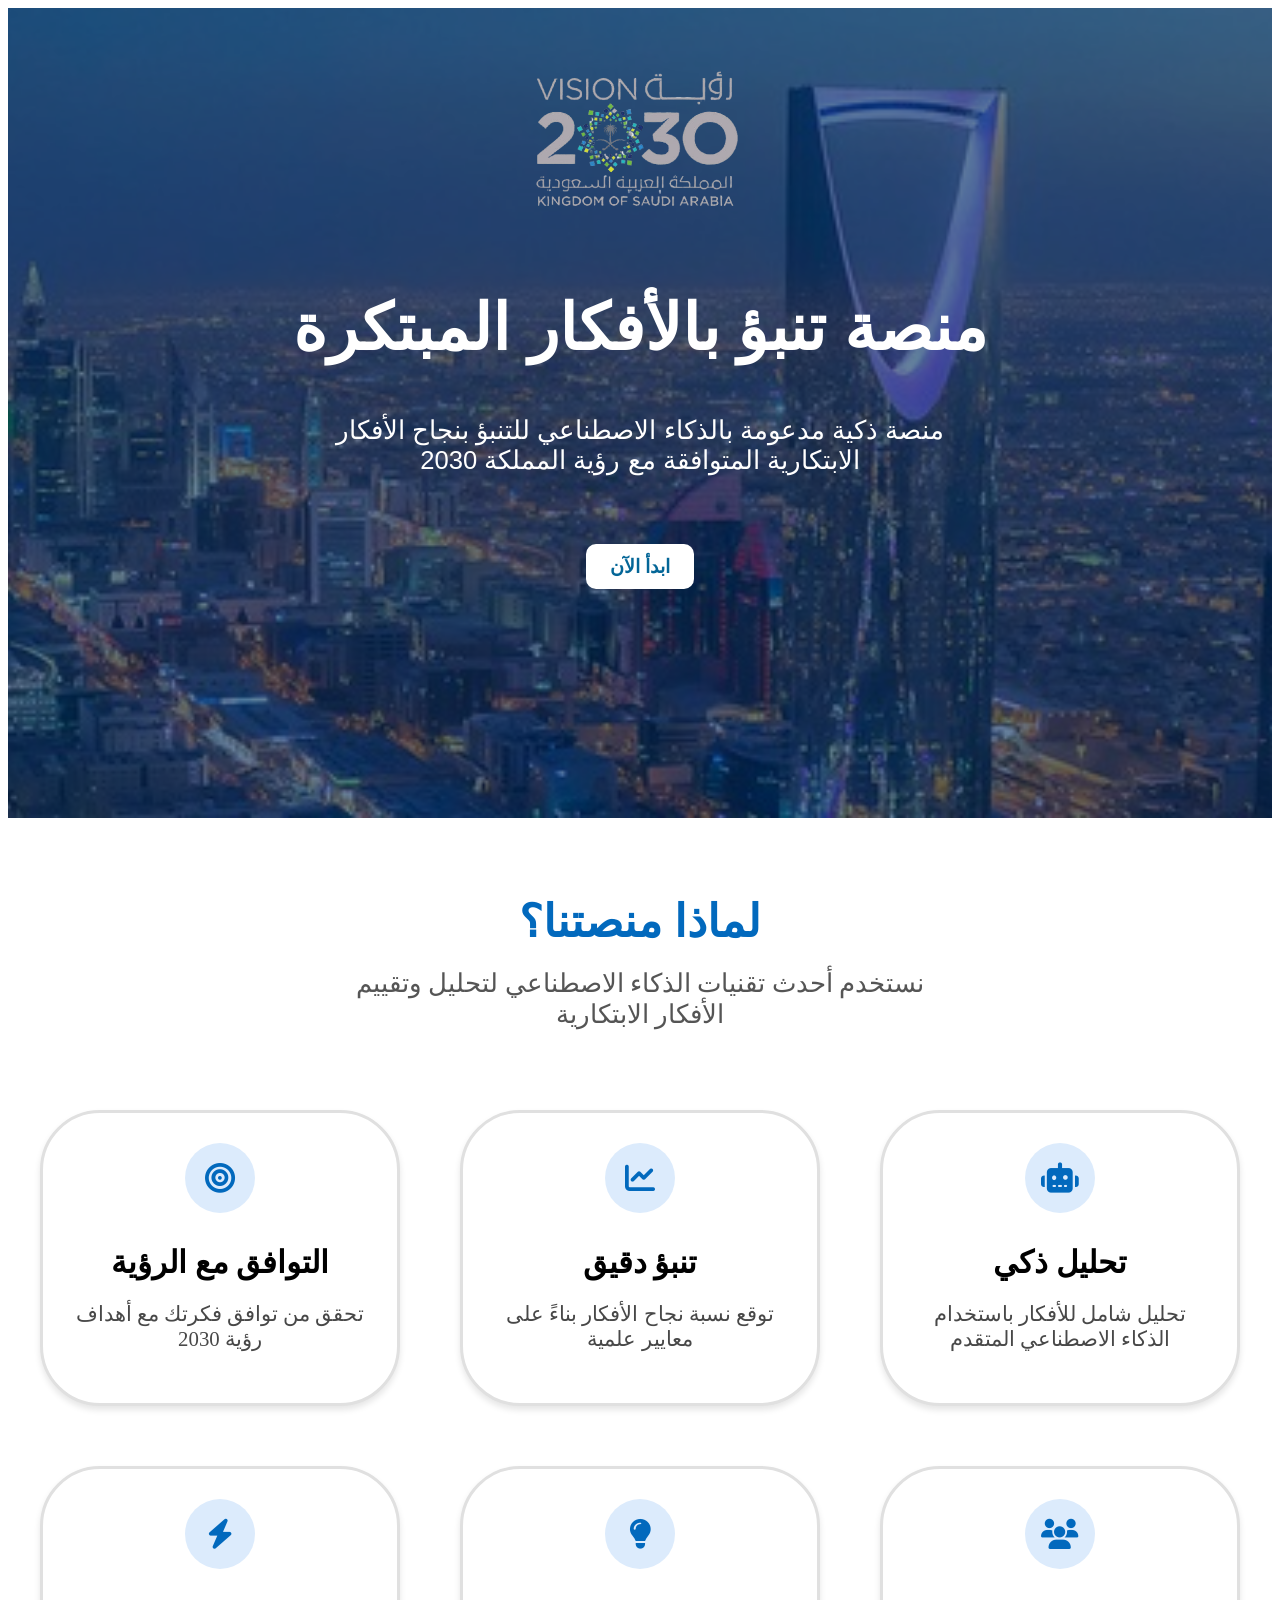
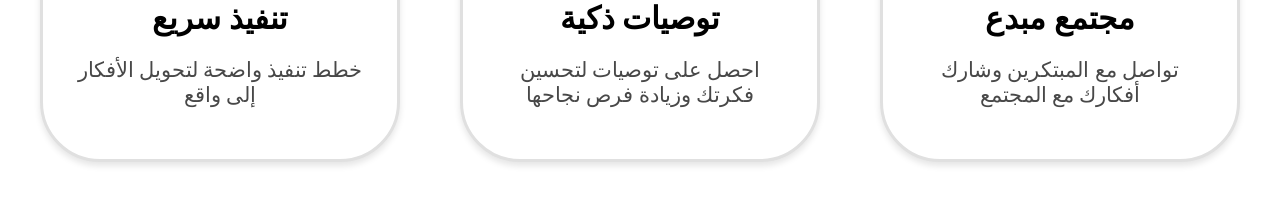
<file: SIS/front-end/index.html>
<!DOCTYPE html>
<html lang="en">
<head>
  <meta charset="UTF-8">
  <meta name="viewport" content="width=device-width, initial-scale=1.0">
  <title>Saudi Innovation Forecast Platform</title>
  <link rel="stylesheet" href="style.css">
  <link rel="stylesheet" href="https://cdnjs.cloudflare.com/ajax/libs/font-awesome/6.5.0/css/all.min.css">
</head>
<body>
  <header class="vision-header">
    <div class="overlay">
      <img src="vision2030.png" alt="Saudi Innovation Forecast Platform Logo" class="logo">
      <div class="content">
        <h1>منصة تنبؤ بالأفكار المبتكرة</h1>
        <p class="subtitle">
          منصة ذكية مدعومة بالذكاء الاصطناعي للتنبؤ بنجاح الأفكار الابتكارية المتوافقة مع رؤية المملكة 2030
        </p>
        <a href="registration.html" class="cta-button">ابدأ الآن</a>
      </div>
    </div>
  </header>
  <div class="container1">
    <h2 id="start">لماذا منصتنا؟</h2>
    <p class="container1-p">
      نستخدم أحدث تقنيات الذكاء الاصطناعي لتحليل وتقييم الأفكار الابتكارية
    </p>
  </div>
  <section class="boxes-container">
  <div class="box vision">
  <div class="icon-border">
    <i class="fas fa-bullseye"></i>
  </div>
  <h3>التوافق مع الرؤية</h3>
  <p class="box-p">تحقق من توافق فكرتك مع أهداف رؤية 2030</p>
</div>

<div class="box prediction">
  <div class="icon-border">
    <i class="fas fa-chart-line"></i>
  </div>
  <h3>تنبؤ دقيق</h3>
  <p class="box-p">توقع نسبة نجاح الأفكار بناءً على معايير علمية</p>
</div>

<div class="box analysis">
  <div class="icon-border">
    <i class="fas fa-robot"></i>
  </div>
  <h3>تحليل ذكي</h3>
  <p class="box-p">تحليل شامل للأفكار باستخدام الذكاء الاصطناعي المتقدم</p>
</div>

<div class="box execution">
  <div class="icon-border">
    <i class="fas fa-bolt"></i>
  </div>
  <h3>تنفيذ سريع</h3>
  <p class="box-p">خطط تنفيذ واضحة لتحويل الأفكار إلى واقع</p>
</div>

<div class="box recommendations">
  <div class="icon-border">
    <i class="fas fa-lightbulb"></i>
  </div>
  <h3>توصيات ذكية</h3>
  <p class="box-p">احصل على توصيات لتحسين فكرتك وزيادة فرص نجاحها</p>
</div>

<div class="box community">
  <div class="icon-border">
    <i class="fas fa-users"></i>
  </div>
  <h3>مجتمع مبدع</h3>
  <p class="box-p">تواصل مع المبتكرين وشارك أفكارك مع المجتمع</p>
</div>
</section>
</body>
</html>
</file>
<file: SIS/front-end/style.css>
.vision-header {
  background: url('riyadhCity.png') no-repeat center center;
  background-size: cover;
  height: 810px;
  position: relative;
  color: white;
  font-family: 'Segoe UI', sans-serif;
  direction: rtl;
}


.overlay {
  background-color: rgba(0, 45, 90, 0.6); /* semi-transparent overlay */
  height: 100%;
  display: flex;
  align-items: center;
  justify-content: center;
}

.content {
  text-align: center;
  max-width: 700px;
  padding: 20px;
}

.logo {
  width: 300px;
  position: absolute;
  top: 30px;
}

h1 {
  font-size: 4em;
  margin-bottom: 50px;
}

.subtitle {
  font-size: 1.6em;
  margin-bottom: 80px;
}

.cta-button {
  background-color: #ffffff;
  color:#046697;
  padding: 12px 24px;
  text-decoration: none;
  font-size: 1.2em;
  font-weight: bold;
  border-radius: 10px;
  transition: background-color 0.3s ease;
}

.cta-button:hover {
  background-color: #0088cc;
}
.cta-button:active {
  background-color: #005f80;
}
.container1 {
  text-align: center;
  padding: 40px 20px;
  background-color: #ffffff;
}
.container1 h2 {
  color: #0269bd; 
  font-size: 2.8em;
  margin-bottom: 20px;
}
.container1-p {
  font-size: 1.6em;
  color: #555555;
  max-width: 600px;
  margin: 0 auto;
}
.boxes-container {
  display: grid;
  grid-template-columns: repeat(3, 1fr);
  gap: 60px;
  padding: 40px 10px;
  max-width: 1200px;
  margin: 0 auto;
}

h3 {
  font-size: 1.5em;
  margin-bottom: 20px;
}

.box {
  background-color: #ffffff;
  padding: 30px;
  border-radius: 60px;
  border: 3px solid #e0e0e0;
  box-shadow: 0 4px 6px rgba(0, 0, 0, 0.1);
  text-align: center;
  transition: transform 0.3s ease, border-color 0.3s ease;
  font-size: 1.3em;
  
}
.box-p {
  color: #484848;
  line-height: 1.2;
}
/* Hover effect */
.box:hover {
  transform: translateY(-5px);
  border-color: #0269bd; /* Change border color on hover */
}


.icon {
  font-size: 40px;
  color: #0078D7; /* You can customize per box */
  margin-bottom: 15px;
  display: block;
}
.icon-border {
  width: 70px;
  height: 70px;
  border-radius: 50%;        /* Circle shape */
  display: flex;
  align-items: center;
  justify-content: center;
  margin: 0 auto 15px auto;  /* Center above text */
  transition: border-color 0.3s ease;
  background-color: #dcebfc;
}


.icon-border i {
  font-size: 30px;
  color: #0269bd; /* Match border color */
}

/* Hover effect: change border color */
.box:hover .icon-border {
  border-color: #28a745; /* Example hover color */
}
</file>
